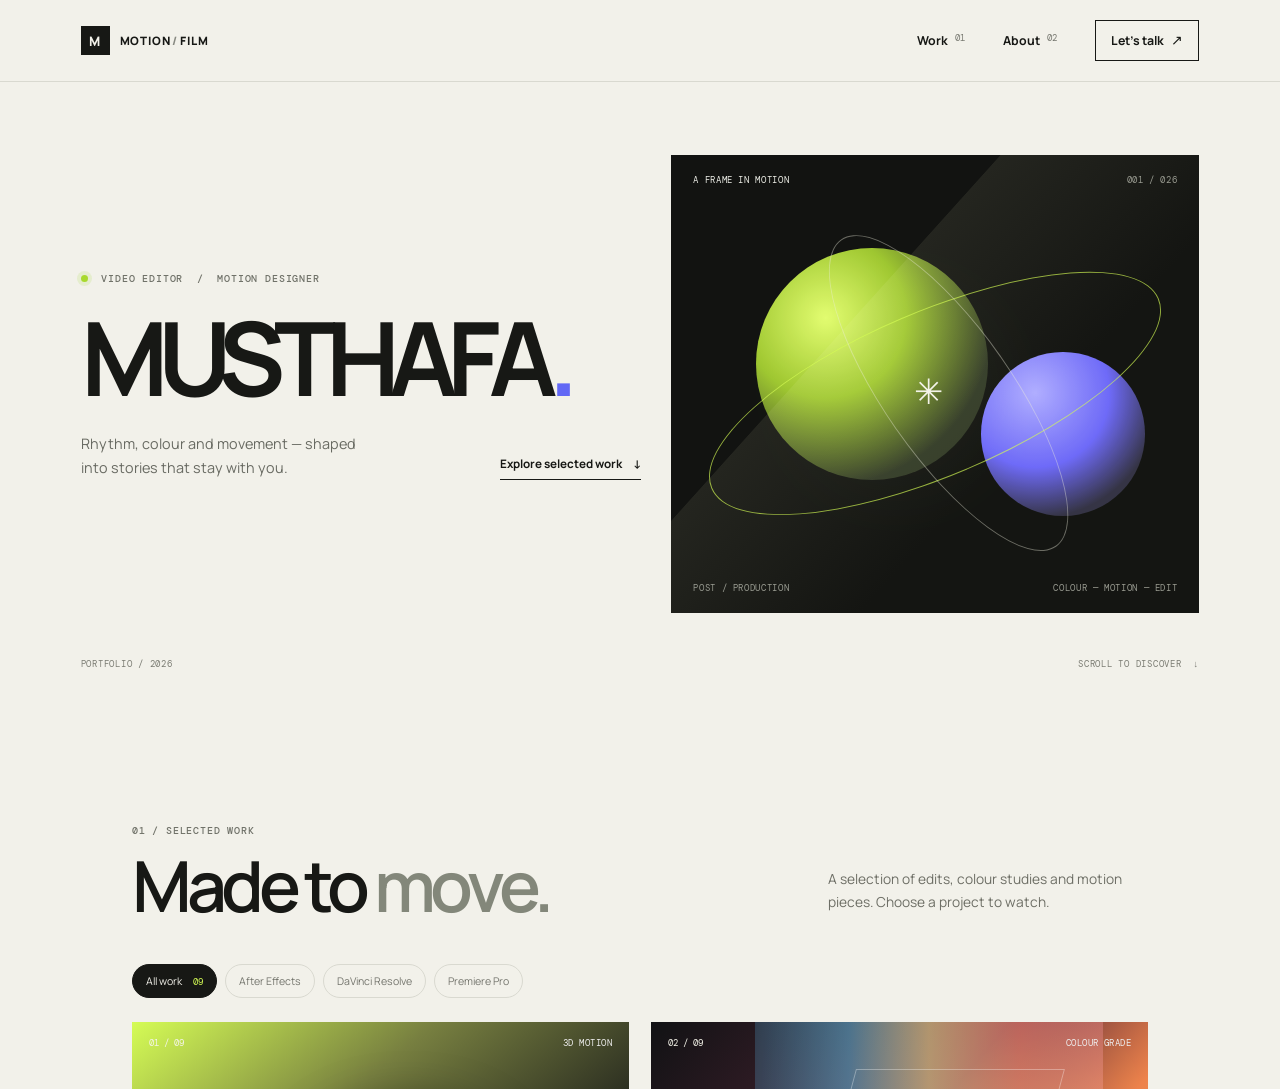
<file: index.html>
<!doctype html>
<html lang="en">
  <head>
    <meta charset="utf-8" />
    <meta name="viewport" content="width=device-width, initial-scale=1" />
    <meta http-equiv="refresh" content="0; url=web/index.html" />
    <title>Opening Motion / Film portfolio</title>
  </head>
  <body>
    <p>Opening the <a href="web/index.html">Motion / Film portfolio</a>…</p>
  </body>
</html>
</file>
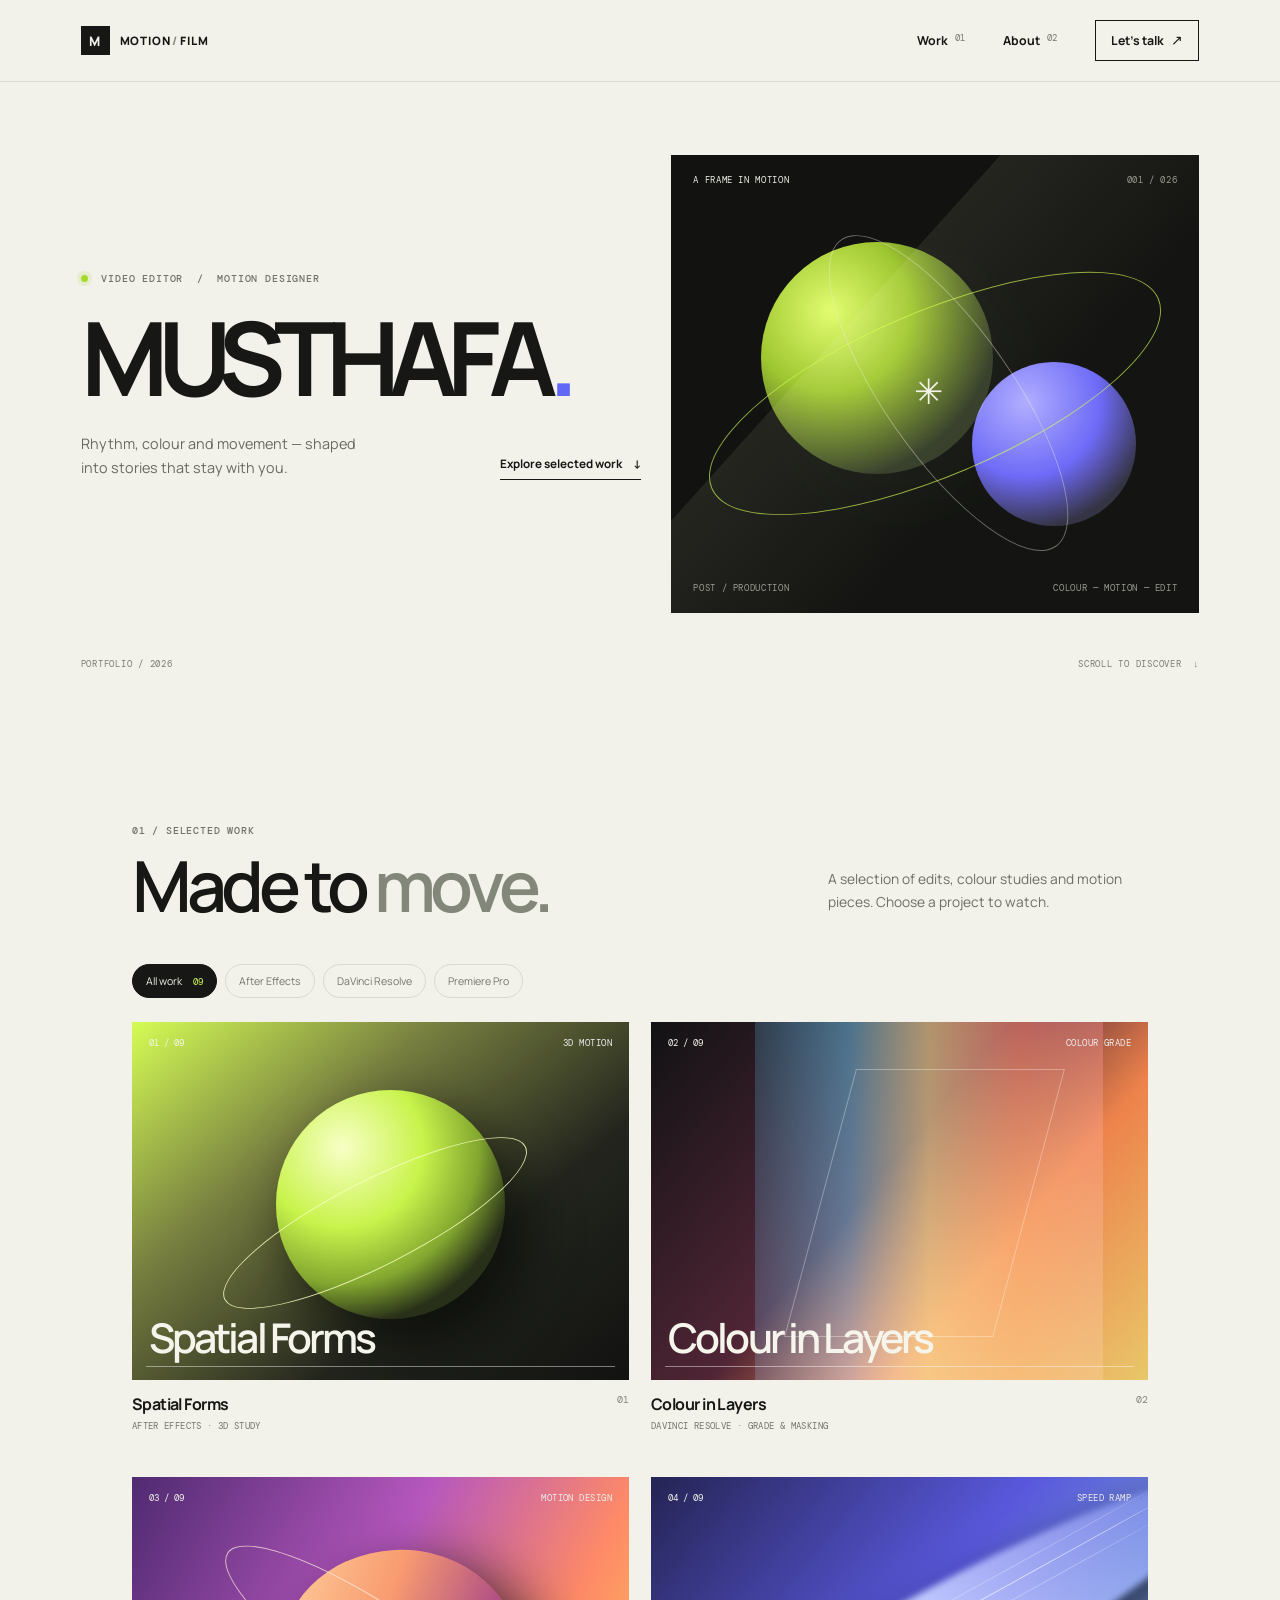
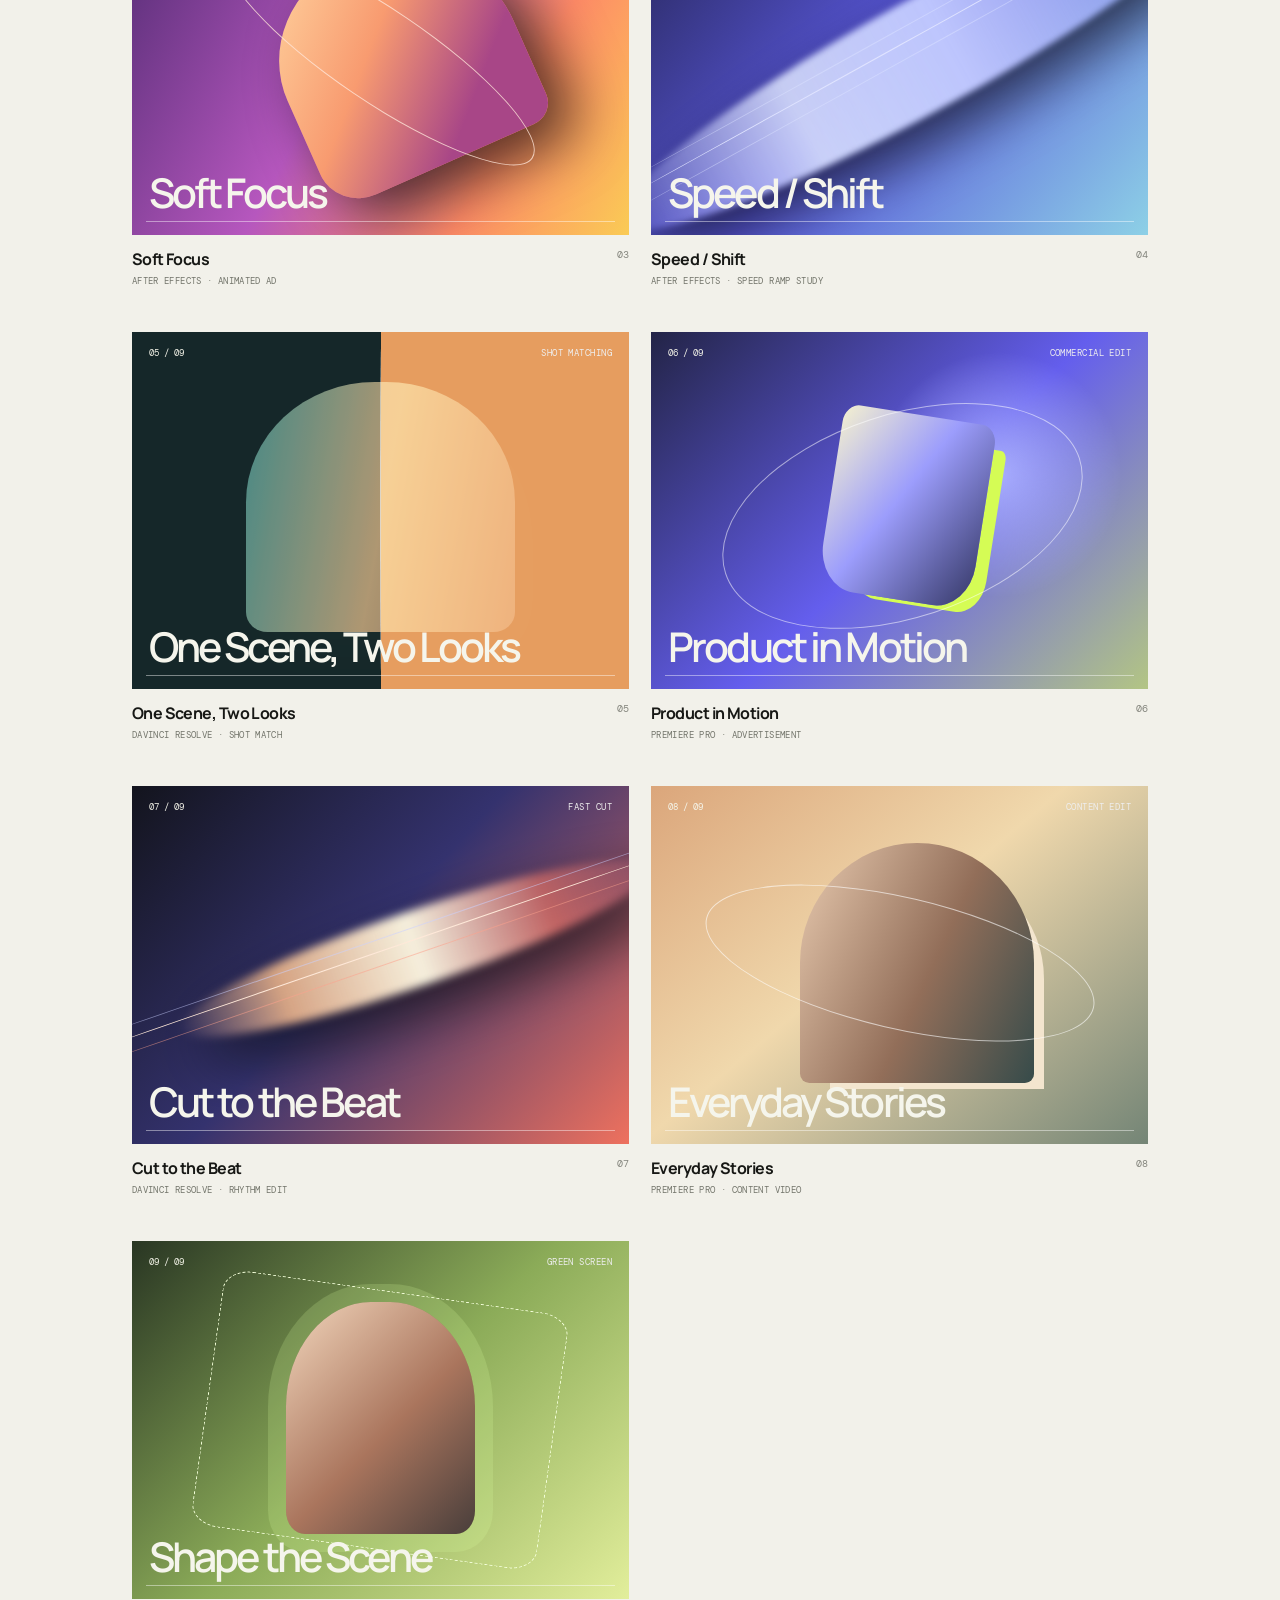
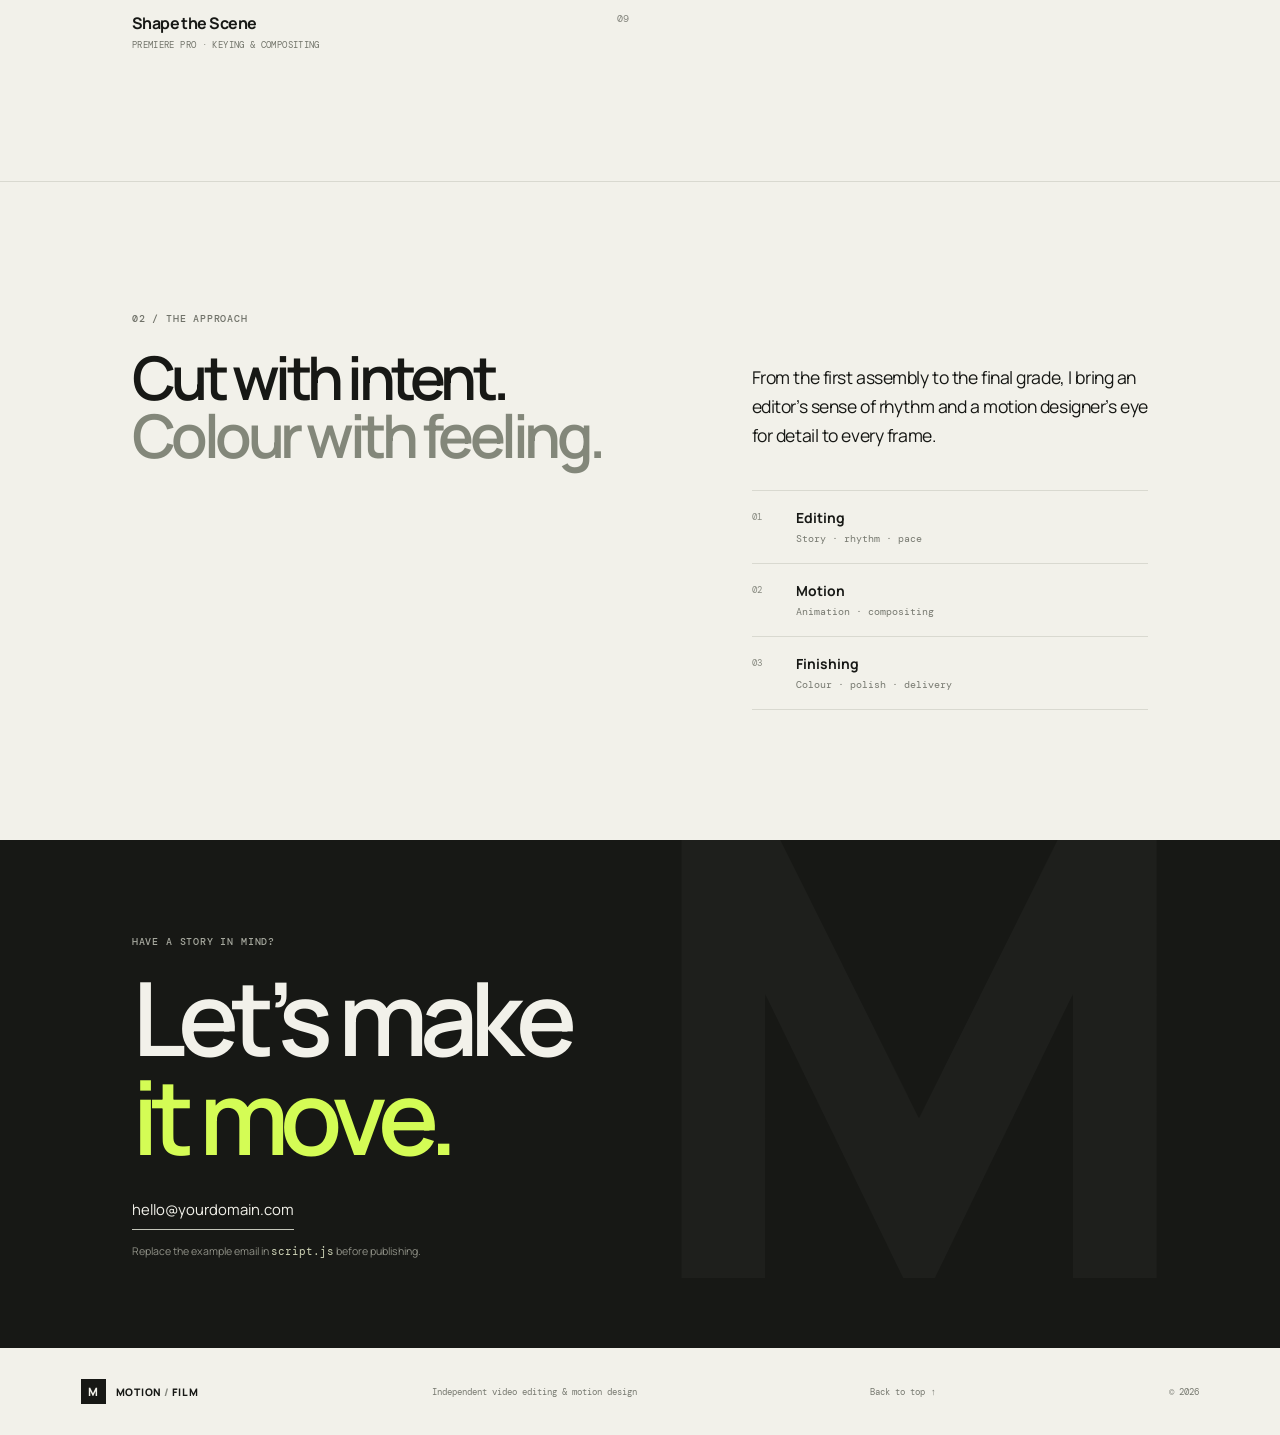
<file: web/index.html>
<!doctype html>
<html lang="en">
  <head>
    <meta charset="utf-8" />
    <meta name="viewport" content="width=device-width, initial-scale=1" />
    <meta name="theme-color" content="#121311" />
    <meta name="description" content="Selected edits, motion design and colour work." />
    <title>Motion / Film — Selected Work</title>
    <link rel="stylesheet" href="styles.css" />
    <script src="script.js" defer></script>
  </head>
  <body>
    <a class="skip-link" href="#main">Skip to content</a>
    <header class="site-header">
      <a class="wordmark" href="#top" aria-label="Motion Film home"><span class="wordmark__icon">M</span><span>MOTION<span class="wordmark__slash">/</span>FILM</span></a>
      <button class="menu-toggle" type="button" aria-label="Open navigation" aria-expanded="false" aria-controls="main-nav"><span></span><span></span></button>
      <nav class="main-nav" id="main-nav" aria-label="Main navigation">
        <a href="#work">Work <span>01</span></a>
        <a href="#about">About <span>02</span></a>
        <a class="nav-contact" href="#contact">Let’s talk <span aria-hidden="true">↗</span></a>
      </nav>
    </header>

    <main id="main">
      <section class="hero" id="top" aria-labelledby="hero-title">
        <div class="hero__copy">
          <p class="eyebrow"><span class="status-dot"></span> Video editor&nbsp; / &nbsp;Motion designer</p>
          <h1 class="hero__name" id="hero-title">MUSTHAFA<span aria-hidden="true">.</span></h1>
          <div class="hero__bottom">
            <p>Rhythm, colour and movement — shaped into stories that stay with you.</p>
            <a class="text-link" href="#work">Explore selected work <span aria-hidden="true">↓</span></a>
          </div>
        </div>
        <div class="hero-art" role="img" aria-label="Abstract moving forms in lime, blue and violet">
          <div class="hero-art__label hero-art__label--top">A frame in motion <span>001 / 026</span></div>
          <div class="hero-art__orb hero-art__orb--one"></div>
          <div class="hero-art__orb hero-art__orb--two"></div>
          <div class="hero-art__ring hero-art__ring--one"></div>
          <div class="hero-art__ring hero-art__ring--two"></div>
          <div class="hero-art__cross">✳</div>
          <div class="hero-art__label hero-art__label--bottom"><span>POST / PRODUCTION</span><span>COLOUR — MOTION — EDIT</span></div>
        </div>
        <div class="hero__index"><span>PORTFOLIO / 2026</span><span>SCROLL TO DISCOVER&nbsp; ↓</span></div>
      </section>

      <section class="work section-wrap" id="work" aria-labelledby="work-title">
        <div class="section-heading">
          <div><p class="eyebrow">01 / Selected work</p><h2 id="work-title">Made to <em>move.</em></h2></div>
          <p class="section-intro">A selection of edits, colour studies and motion pieces. Choose a project to watch.</p>
        </div>
        <div class="filters" role="group" aria-label="Filter projects">
          <button class="filter is-active" type="button" data-filter="all" aria-pressed="true">All work <span>09</span></button>
          <button class="filter" type="button" data-filter="after-effects" aria-pressed="false">After Effects</button>
          <button class="filter" type="button" data-filter="davinci" aria-pressed="false">DaVinci Resolve</button>
          <button class="filter" type="button" data-filter="premiere" aria-pressed="false">Premiere Pro</button>
        </div>
        <div class="project-grid" id="project-grid" aria-live="polite"></div>
      </section>

      <section class="about section-wrap" id="about" aria-labelledby="about-title">
        <div class="about__lead"><p class="eyebrow">02 / The approach</p><h2 id="about-title">Cut with intent.<br /><em>Colour with feeling.</em></h2></div>
        <div class="about__details">
          <p class="about__body">From the first assembly to the final grade, I bring an editor’s sense of rhythm and a motion designer’s eye for detail to every frame.</p>
          <div class="capabilities">
            <div><span>01</span><p>Editing<br /><small>Story · rhythm · pace</small></p></div>
            <div><span>02</span><p>Motion<br /><small>Animation · compositing</small></p></div>
            <div><span>03</span><p>Finishing<br /><small>Colour · polish · delivery</small></p></div>
          </div>
        </div>
      </section>

      <section class="contact" id="contact" aria-labelledby="contact-title">
        <div class="contact__inner">
          <p class="eyebrow">Have a story in mind?</p>
          <h2 id="contact-title">Let’s make<br /><em>it move.</em></h2>
          <a class="contact-link" id="contact-link" href="mailto:hello@yourdomain.com">hello@yourdomain.com <span aria-hidden="true">↗</span></a>
          <p class="contact-note">Replace the example email in <code>script.js</code> before publishing.</p>
        </div>
        <div class="contact__mark" aria-hidden="true">M</div>
      </section>
    </main>

    <footer class="site-footer"><a class="wordmark wordmark--footer" href="#top"><span class="wordmark__icon">M</span><span>MOTION<span class="wordmark__slash">/</span>FILM</span></a><span>Independent video editing & motion design</span><a href="#top">Back to top ↑</a><span>© <span id="year">2026</span></span></footer>

    <dialog class="player" id="player" aria-labelledby="player-title">
      <div class="player__bar"><div><p class="eyebrow" id="player-category">Project preview</p><h2 id="player-title">Project title</h2></div><button class="player__close" type="button" aria-label="Close video">Close <span aria-hidden="true">×</span></button></div>
      <video class="player__video" id="player-video" controls muted playsinline preload="metadata"></video>
      <p class="player__hint">Press Esc or tap close to return to the work.</p>
    </dialog>
  </body>
</html>
</file>
<file: web/styles.css>
@import url('https://fonts.googleapis.com/css2?family=DM+Mono:wght@400;500&family=Manrope:wght@400;500;600;700;800&display=swap');

:root {
  color-scheme: light;
  --paper: #f2f1ea;
  --ink: #171815;
  --muted: #76776f;
  --line: #d9d9d0;
  --lime: #d4fc55;
  --blue: #6268f5;
  --mono: 'DM Mono', 'Courier New', monospace;
  --sans: 'Manrope', 'Arial', sans-serif;
  font-family: var(--sans);
  background: var(--paper);
  color: var(--ink);
  scroll-behavior: smooth;
}

* { box-sizing: border-box; }
body { margin: 0; min-width: 320px; }
a { color: inherit; text-decoration: none; }
button { font: inherit; }
.skip-link { position: fixed; z-index: 20; left: 1rem; top: -4rem; padding: .8rem 1rem; color: var(--ink); background: var(--lime); }
.skip-link:focus { top: 1rem; }
.site-header { height: 82px; padding: 0 6.3vw; display: flex; align-items: center; justify-content: space-between; border-bottom: 1px solid var(--line); }
.wordmark { display: inline-flex; align-items: center; gap: 10px; font-size: .72rem; font-weight: 800; letter-spacing: .07em; }
.wordmark__icon { display: grid; width: 29px; height: 29px; place-items: center; color: var(--paper); background: var(--ink); font-size: .82rem; }
.wordmark__slash { color: #878981; margin: 0 2px; }
.main-nav { display: flex; align-items: center; gap: 38px; font-size: .77rem; font-weight: 700; }
.main-nav a { transition: color .2s ease; }
.main-nav a:hover, .site-footer a:hover { color: #687528; }
.main-nav a span { color: var(--muted); font: .55rem var(--mono); margin-left: 5px; vertical-align: top; }
.main-nav .nav-contact { border: 1px solid var(--ink); padding: 11px 15px; }
.main-nav .nav-contact span { color: inherit; font-size: .85rem; }
.menu-toggle { display: none; }
.hero { padding: 5.7vw 6.3vw 24px; display: grid; grid-template-columns: 1.03fr .97fr; gap: 30px; align-items: stretch; }
.hero__copy { display: flex; flex-direction: column; justify-content: center; min-height: 458px; padding: 12px 0 28px; }
.eyebrow { margin: 0; color: #707269; font: 500 .64rem var(--mono); letter-spacing: .08em; text-transform: uppercase; }
.status-dot { display: inline-block; width: 7px; height: 7px; margin: 0 7px 0 0; border-radius: 50%; background: #a8d92d; box-shadow: 0 0 0 4px #e5edcd; }
h1, h2, p { margin-top: 0; }
.hero h1:not(.hero__name) { margin: 25px 0 32px; max-width: 740px; font-size: clamp(3.6rem, 7vw, 7.3rem); line-height: .91; letter-spacing: -.085em; font-weight: 600; }
.hero__name { margin: 30px 0 32px; max-width: none; font-size: clamp(3.5rem, 8vw, 8rem); line-height: .83; letter-spacing: -.105em; font-weight: 700; white-space: nowrap; }
.hero h1.hero__name span { color: var(--blue); font-style: normal; }
h2 em { color: #83877a; font-style: normal; }
.hero__bottom { display: flex; align-items: end; justify-content: space-between; gap: 24px; max-width: 590px; }
.hero__bottom p { margin-bottom: 0; max-width: 280px; color: #686a62; font-size: .9rem; line-height: 1.65; }
.text-link { flex: 0 0 auto; padding-bottom: 7px; border-bottom: 1px solid var(--ink); font-size: .73rem; font-weight: 700; }
.text-link span { margin-left: 9px; }
.hero__copy, .hero-art, .hero__index { opacity: var(--intro-opacity, 1); will-change: opacity; }
.hero-art { position: relative; min-height: 458px; overflow: hidden; background: #121311; color: #edeee7; isolation: isolate; }
.hero-art::before { content: ''; position: absolute; z-index: -1; inset: 0; background: linear-gradient(132deg, transparent 35%, #24251f 35.1%, #141512 64%); }
.hero-art__label { position: absolute; z-index: 3; left: 22px; right: 22px; display: flex; justify-content: space-between; font: .57rem var(--mono); letter-spacing: .07em; text-transform: uppercase; }
.hero-art__label span { color: #999b91; }
.hero-art__label--top { top: 19px; }
.hero-art__label--bottom { bottom: 19px; }
.hero-art__orb { position: absolute; border-radius: 50%; mix-blend-mode: screen; }
.hero-art__orb--one { width: 44%; aspect-ratio: 1; left: 17%; top: 19%; background: radial-gradient(circle at 30% 30%, #e0fc66, #98c322 35%, #242c19 73%); box-shadow: 25px 26px 70px #040503; animation: drift 8s ease-in-out infinite alternate; }
.hero-art__orb--two { width: 31%; aspect-ratio: 1; right: 12%; bottom: 19%; background: radial-gradient(circle at 33% 25%, #a9a6ff, #625df7 45%, #242237 76%); animation: drift 10s ease-in-out infinite alternate-reverse; }
.hero-art__ring { position: absolute; border: 1px solid #d5fc55aa; border-radius: 50%; transform: rotate(-23deg); }
.hero-art__ring--one { width: 92%; height: 36%; left: 4%; top: 34%; }
.hero-art__ring--two { width: 71%; height: 28%; left: 17%; top: 38%; border-color: #eeeedd66; transform: rotate(55deg); }
.hero-art__cross { position: absolute; top: 46%; left: 46%; color: #f3f3e9; font-size: 2.2rem; font-weight: 300; }
.hero__index { grid-column: 1 / -1; display: flex; justify-content: space-between; padding-top: 15px; color: #7b7c73; font: .58rem var(--mono); letter-spacing: .08em; }
.section-wrap { padding: 130px 10.3vw; }
.section-heading { display: flex; justify-content: space-between; align-items: end; gap: 40px; margin-bottom: 45px; }
.section-heading h2, .about h2, .contact h2 { margin: 14px 0 0; font-size: clamp(3rem, 5.5vw, 5.7rem); font-weight: 600; line-height: .97; letter-spacing: -.075em; }
.section-intro { max-width: 320px; margin-bottom: 6px; color: #6d6e65; font-size: .86rem; line-height: 1.65; }
.filters { display: flex; gap: 8px; flex-wrap: wrap; margin: 0 0 24px; }
.filter { padding: 9px 13px; border: 1px solid var(--line); border-radius: 99px; color: #74756d; background: transparent; cursor: pointer; font-size: .66rem; transition: background .2s, border .2s, color .2s; }
.filter:hover, .filter.is-active { border-color: var(--ink); color: var(--paper); background: var(--ink); }
.filter span { margin-left: 9px; color: var(--lime); font: .55rem var(--mono); }
.project-grid { display: grid; grid-template-columns: repeat(2, minmax(0, 1fr)); gap: 45px 22px; }
.project-card { min-width: 0; }
.project-card[hidden] { display: none; }
.project-trigger { display: block; width: 100%; padding: 0; border: 0; text-align: left; color: inherit; background: transparent; cursor: pointer; }
.poster { position: relative; display: block; aspect-ratio: 1.39 / 1; overflow: hidden; background: #262822; isolation: isolate; }
.poster::before, .poster::after { content: ''; position: absolute; pointer-events: none; }
.poster::before { inset: 0; z-index: -1; background: linear-gradient(140deg, #d5fc55 0%, #777f40 33%, #22241d 67%, #121311 100%); }
.poster::after { z-index: 1; inset: auto 14px 13px; height: 1px; background: #ffffff70; }
.poster__number { position: absolute; z-index: 2; top: 15px; left: 17px; color: #f4f4e9; font: .58rem var(--mono); }
.poster__type { position: absolute; z-index: 2; top: 15px; right: 17px; color: #eee; font: .55rem var(--mono); letter-spacing: .05em; text-transform: uppercase; }
.poster__title { position: absolute; z-index: 2; left: 17px; bottom: 23px; max-width: 75%; color: #f5f5ec; font-size: clamp(1.7rem, 3.2vw, 3rem); font-weight: 600; line-height: .95; letter-spacing: -.07em; }
.poster__shape { position: absolute; display: block; }
.poster__shape--a { width: 46%; aspect-ratio: 1; top: 19%; left: 29%; border-radius: 50%; background: radial-gradient(circle at 29% 25%, #f8ffc5, #c8f34b 34%, #82a62f 58%, #283019 75%); box-shadow: 18px 25px 55px #050603aa; }
.poster__shape--b { width: 68%; height: 24%; top: 44%; left: 15%; border: 1px solid #f7ffbddb; border-radius: 50%; transform: rotate(-27deg); }
.poster--color::before { background: linear-gradient(130deg, #111214, #502536 45%, #ed824b 68%, #e9c76a); }
.poster--color .poster__shape--a { width: 70%; height: 100%; top: 0; left: 21%; border-radius: 0; background: linear-gradient(90deg, #153d50aa, #2c91b3aa 27%, #e0c773aa 50%, #e26746aa 76%, #652936cc); mix-blend-mode: screen; }
.poster--color .poster__shape--b { width: 42%; height: 75%; top: 13%; left: 34%; border: 1px solid #fff5; border-radius: 0; transform: skew(-15deg); }
.poster--motion::before { background: linear-gradient(118deg, #4f2a71, #b657be 44%, #fe8a67 74%, #facb55); }
.poster--motion .poster__shape--a { width: 48%; height: 63%; top: 20%; left: 30%; border-radius: 46% 54% 10% 18%; background: linear-gradient(135deg, #ffd6a1, #f89b70 40%, #a84687 75%); transform: rotate(-24deg); }
.poster--motion .poster__shape--b { width: 74%; height: 26%; top: 37%; left: 13%; border: 1px solid #ffe7dacc; border-radius: 50%; transform: rotate(34deg); }
.poster--speed::before { background: linear-gradient(130deg, #252454, #5958dc 48%, #8dd0e6); }
.poster--speed .poster__shape--a { width: 140%; height: 31%; top: 34%; left: -15%; border-radius: 50%; background: linear-gradient(90deg, #d8e7ff00, #e4ecffcc 30%, #bdc5fd 54%, #f1fbff00); transform: rotate(-29deg); filter: blur(3px); }
.poster--speed .poster__shape--b { width: 120%; height: 1px; top: 47%; left: -10%; border: 0; background: #e0e4ff; box-shadow: 0 15px #dce4ff77, 0 -14px #dce4ff77; transform: rotate(-29deg); }
.poster--match::before { background: linear-gradient(90deg, #152729 0 50%, #e69d5f 50% 100%); }
.poster--match .poster__shape--a { width: 54%; height: 70%; left: 23%; top: 14%; border-radius: 48% 48% 8% 8%; background: linear-gradient(100deg, #44918a, #d2a56c 51%, #70453c); mix-blend-mode: screen; opacity: .8; }
.poster--match .poster__shape--b { width: 1px; height: 90%; top: 5%; left: 50%; border: 0; border-left: 1px solid #fff9; transform: none; }
.poster--ad::before { background: radial-gradient(circle at 70% 40%, #a7acfe, transparent 30%), linear-gradient(135deg, #232447, #645eed 52%, #d4f058 120%); }
.poster--ad .poster__shape--a { width: 31%; height: 52%; left: 36%; top: 23%; border-radius: 10% 10% 24% 24%; background: linear-gradient(120deg, #f4f0d0, #9c9dfc 45%, #363968); box-shadow: 23px 13px 0 -10px #d5fc55; transform: rotate(9deg); }
.poster--ad .poster__shape--b { width: 75%; height: 57%; top: 23%; left: 13%; border: 1px solid #fff8; border-radius: 50%; transform: rotate(-18deg); }
.poster--fast::before { background: linear-gradient(132deg, #13141d, #34326e 46%, #ee715e 100%); }
.poster--fast .poster__shape--a { width: 100%; height: 21%; left: 7%; top: 35%; border-radius: 50%; background: linear-gradient(90deg, transparent, #ffc18bcc 22%, #f5efdc 50%, #ff7b5f88 78%, transparent); transform: rotate(-19deg); filter: blur(4px); }
.poster--fast .poster__shape--b { width: 130%; height: 1px; top: 46%; left: -15%; border: 0; background: #ffe9d9; box-shadow: 0 14px #fba28e88, 0 -12px #cad1ff88; transform: rotate(-19deg); }
.poster--content::before { background: linear-gradient(140deg, #dba67b, #f0d8ac 45%, #748576); }
.poster--content .poster__shape--a { width: 47%; height: 67%; left: 30%; top: 16%; border-radius: 50% 50% 4% 4%; background: linear-gradient(115deg, #e9cbb0, #926e59 55%, #364b4a); box-shadow: 20px 16px 0 -10px #f3e5ce; }
.poster--content .poster__shape--b { width: 80%; height: 37%; top: 31%; left: 10%; border-color: #fff9; transform: rotate(13deg); }
.poster--key::before { background: linear-gradient(135deg, #293623, #8bab58 50%, #e2ee9b); }
.poster--key .poster__shape--a { width: 38%; height: 65%; left: 31%; top: 17%; border-radius: 45% 45% 10% 10%; background: linear-gradient(135deg, #f2d6bc, #aa755d 55%, #493e3b); box-shadow: 0 0 0 18px #d8ff9e30; }
.poster--key .poster__shape--b { width: 70%; height: 72%; top: 14%; left: 15%; border: 1px dashed #f4ffda; border-radius: 8%; transform: rotate(8deg); }
.project-trigger:hover .poster__shape--a { transform: scale(1.04); }
.poster__play { position: absolute; z-index: 4; top: 50%; left: 50%; display: grid; width: 58px; height: 58px; place-items: center; border: 1px solid #fff9; border-radius: 50%; color: #fff; background: #14151299; font-size: 1.05rem; opacity: 0; transform: translate(-50%, -42%); transition: .22s ease; }
.project-trigger:hover .poster__play, .project-trigger:focus-visible .poster__play { opacity: 1; transform: translate(-50%, -50%); }
.project-meta { display: flex; justify-content: space-between; align-items: start; gap: 15px; padding-top: 13px; }
.project-meta h3 { margin: 0 0 5px; font-size: 1rem; font-weight: 700; letter-spacing: -.035em; }
.project-meta p { margin: 0; color: #73756b; font: .58rem var(--mono); text-transform: uppercase; letter-spacing: .04em; }
.project-meta__index { color: #84857d; font: .62rem var(--mono); }
.about { display: grid; grid-template-columns: 1.12fr .88fr; gap: 9vw; border-top: 1px solid var(--line); }
.about h2 { margin-top: 23px; font-size: clamp(2.8rem, 4.7vw, 4.9rem); }
.about__details { padding-top: 51px; }
.about__body { max-width: 470px; margin-bottom: 40px; font-size: 1.1rem; line-height: 1.65; letter-spacing: -.025em; }
.capabilities { border-top: 1px solid var(--line); }
.capabilities > div { display: grid; grid-template-columns: 44px 1fr; align-items: start; padding: 17px 0; border-bottom: 1px solid var(--line); }
.capabilities > div > span { padding-top: 3px; color: #888a80; font: .58rem var(--mono); }
.capabilities p { margin: 0; font-size: .87rem; font-weight: 700; }
.capabilities small { display: inline-block; margin-top: 4px; color: #777970; font: .62rem var(--mono); font-weight: 400; }
.contact { position: relative; overflow: hidden; padding: 95px 10.3vw 90px; color: var(--paper); background: #171815; isolation: isolate; }
.contact__inner { position: relative; z-index: 2; }
.contact .eyebrow { color: #a5a79d; }
.contact h2 { margin: 20px 0 32px; font-size: clamp(4rem, 8vw, 8rem); }
.contact h2 em { color: var(--lime); }
.contact-link { display: inline-flex; align-items: center; gap: 24px; padding-bottom: 10px; border-bottom: 1px solid #c3c5b9; font-size: .93rem; }
.contact-link span { color: var(--lime); font-size: 1.2rem; }
.contact-note { margin: 14px 0 0; color: #909187; font-size: .66rem; }
.contact-note code { color: #cdd2b5; font: .66rem var(--mono); }
.contact__mark { position: absolute; z-index: -1; top: -145px; right: 6vw; color: #ffffff08; font-size: min(55vw, 660px); font-weight: 800; line-height: 1; }
.site-footer { min-height: 87px; padding: 20px 6.3vw; display: flex; align-items: center; justify-content: space-between; gap: 20px; color: #777970; font: .58rem var(--mono); }
.wordmark--footer { color: var(--ink); font-family: var(--sans); font-size: .65rem; }
.wordmark--footer .wordmark__icon { width: 25px; height: 25px; font-size: .72rem; }
.player { width: min(1000px, calc(100% - 32px)); max-width: 1000px; max-height: calc(100dvh - 32px); padding: 0; overflow: auto; border: 0; color: var(--paper); background: #161713; box-shadow: 0 20px 90px #0008; }
.player::backdrop { background: #080908d9; backdrop-filter: blur(5px); }
.player__bar { display: flex; justify-content: space-between; align-items: start; gap: 20px; padding: 22px 24px; }
.player__bar .eyebrow { color: #a4a69c; }
.player__bar h2 { margin: 5px 0 0; font-size: 1.3rem; letter-spacing: -.04em; }
.player__close { flex: 0 0 auto; display: flex; align-items: center; gap: 14px; padding: 7px 0 7px 10px; border: 0; color: #f5f5eb; background: transparent; cursor: pointer; font-size: .75rem; }
.player__close span { font-size: 1.8rem; line-height: .8; }
.player__video { display: block; width: 100%; max-height: calc(100dvh - 170px); background: #000; }
.player__hint { margin: 0; padding: 12px 24px 18px; color: #85877e; font: .58rem var(--mono); }

@keyframes drift { from { transform: translate3d(-5px, 6px, 0); } to { transform: translate3d(9px, -10px, 0); } }
@media (min-width: 1450px) { .hero, .site-header, .site-footer { padding-right: max(6.3vw, calc((100vw - 1280px)/2)); padding-left: max(6.3vw, calc((100vw - 1280px)/2)); } }
@media (max-width: 850px) {
  .site-header { height: 72px; padding: 0 6vw; }
  .hero { padding: 6vw 6vw 20px; grid-template-columns: 1fr 1fr; gap: 20px; }
  .hero__copy, .hero-art { min-height: 390px; }
  .hero h1 { font-size: clamp(3.4rem, 8vw, 5.2rem); }
  .hero__bottom { align-items: start; flex-direction: column; gap: 16px; }
  .section-wrap { padding: 95px 7vw; }
  .about { gap: 5vw; }
  .site-footer { padding-right: 6vw; padding-left: 6vw; }
}
@media (max-width: 620px) {
  .site-header { height: 66px; }
  .menu-toggle { display: flex; width: 42px; height: 42px; padding: 12px 9px; flex-direction: column; justify-content: center; gap: 6px; border: 1px solid var(--line); background: transparent; cursor: pointer; }
  .menu-toggle span { display: block; height: 1px; width: 100%; background: var(--ink); transition: transform .2s; }
  .menu-toggle[aria-expanded="true"] span:first-child { transform: translateY(3.5px) rotate(45deg); }
  .menu-toggle[aria-expanded="true"] span:last-child { transform: translateY(-3.5px) rotate(-45deg); }
  .main-nav { position: absolute; z-index: 10; top: 65px; left: 0; right: 0; display: none; align-items: stretch; gap: 0; padding: 9px 6vw 18px; border-bottom: 1px solid var(--line); background: var(--paper); }
  .main-nav.is-open { display: flex; flex-direction: column; }
  .main-nav > a { padding: 14px 0; border-bottom: 1px solid var(--line); }
  .main-nav .nav-contact { margin-top: 12px; padding: 12px; text-align: center; border: 1px solid var(--ink); }
  .hero { display: flex; flex-direction: column; gap: 19px; padding: 51px 6vw 16px; }
  .hero__copy { min-height: 0; padding: 0 0 13px; }
  .hero h1:not(.hero__name) { margin: 21px 0 22px; font-size: clamp(3.7rem, 13vw, 5.3rem); }
  .hero__name { margin: 24px 0 25px; font-size: clamp(3.5rem, 13.8vw, 5.6rem); letter-spacing: -.11em; }
  .hero__bottom { gap: 16px; }
  .hero__bottom p { font-size: .82rem; }
  .hero-art { min-height: 340px; }
  .hero__index { font-size: .5rem; }
  .section-wrap { padding: 86px 6vw; }
  .section-heading { display: block; margin-bottom: 30px; }
  .section-heading h2 { margin-top: 12px; font-size: clamp(3.3rem, 12vw, 4.5rem); }
  .section-intro { margin: 17px 0 0; font-size: .8rem; }
  .filters { gap: 7px; margin-bottom: 19px; }
  .filter { padding: 8px 10px; font-size: .61rem; }
  .project-grid { grid-template-columns: 1fr; gap: 29px; }
  .poster { aspect-ratio: 1.18 / 1; }
  .poster__title { font-size: clamp(2rem, 8vw, 3.1rem); }
  .about { display: block; }
  .about h2 { font-size: clamp(3rem, 10vw, 4rem); }
  .about__details { padding-top: 32px; }
  .about__body { font-size: 1rem; }
  .contact { padding: 78px 6vw 72px; }
  .contact h2 { font-size: clamp(4rem, 15vw, 6rem); }
  .site-footer { padding: 23px 6vw; flex-wrap: wrap; font-size: .55rem; }
  .site-footer > span:nth-child(2) { order: 5; width: 100%; }
}
@media (prefers-reduced-motion: reduce) {
  *, *::before, *::after { scroll-behavior: auto !important; animation-duration: .01ms !important; animation-iteration-count: 1 !important; transition-duration: .01ms !important; }
}
</file>
